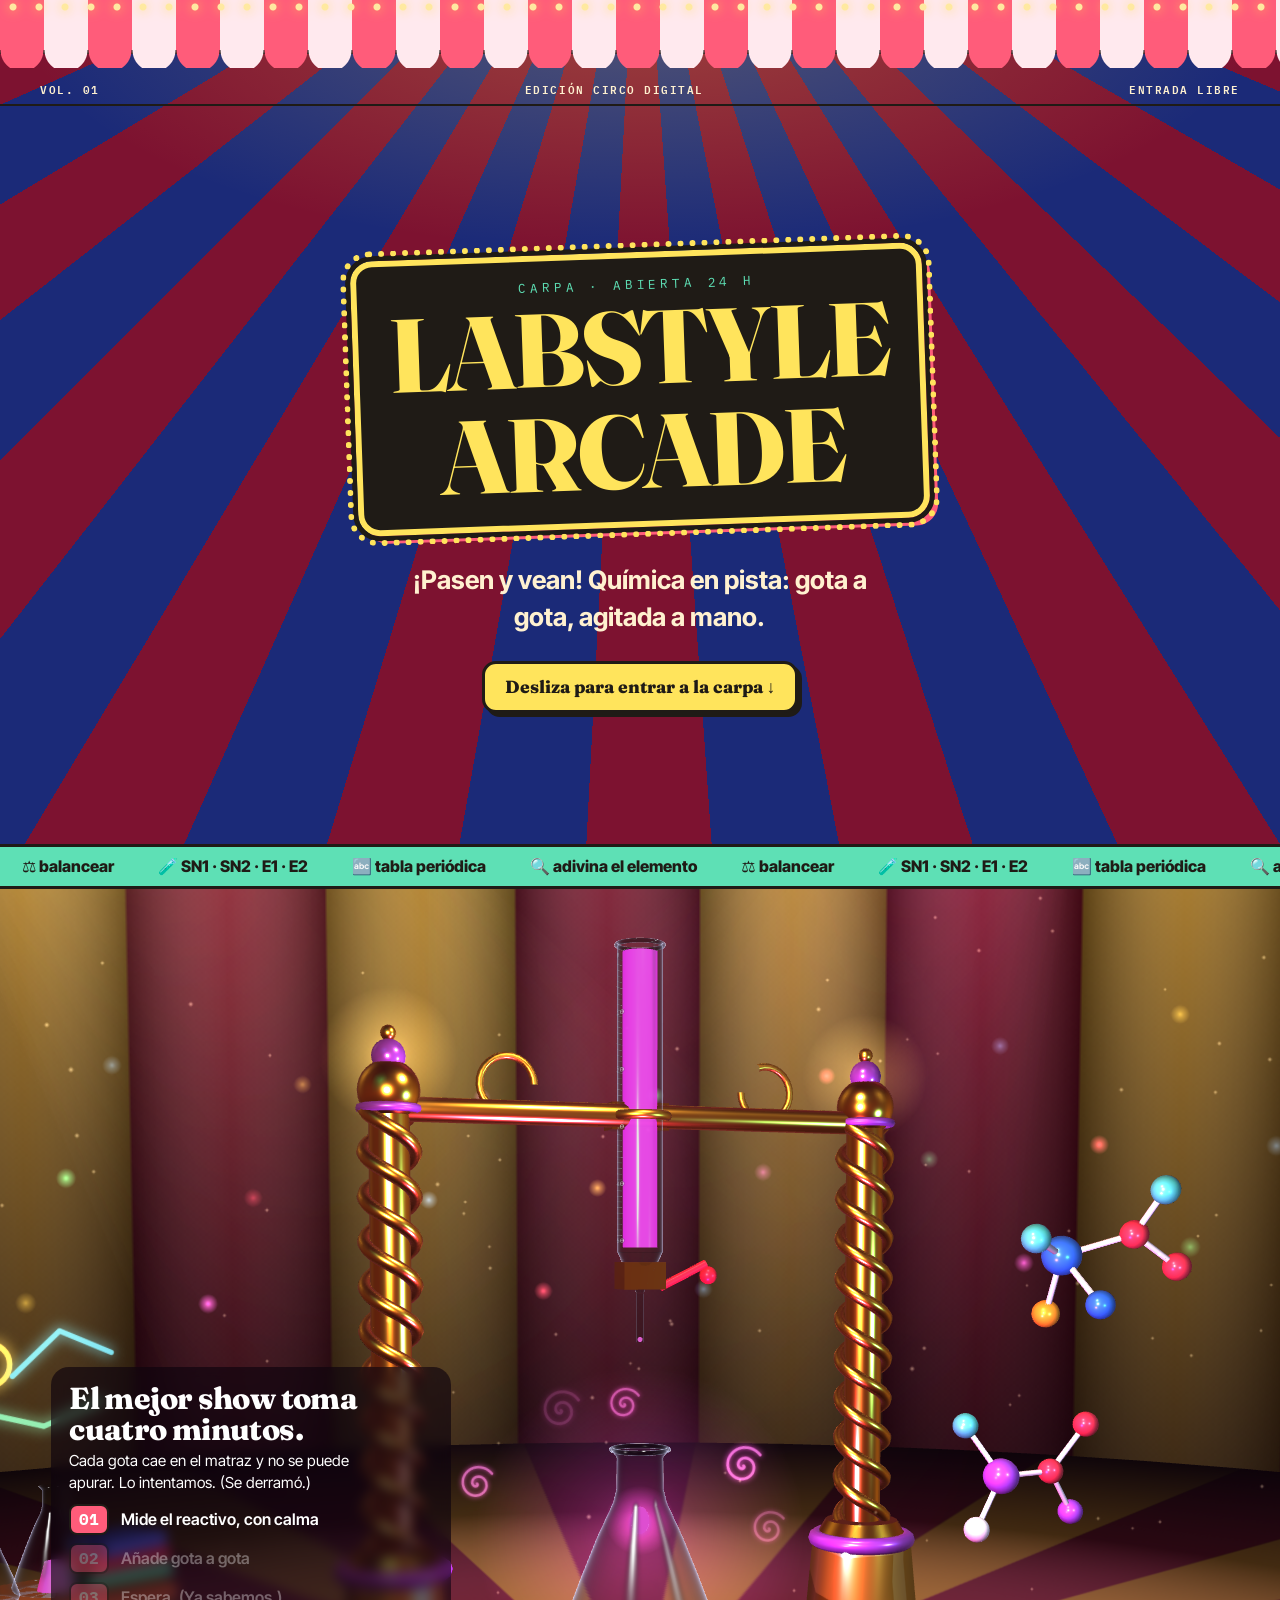
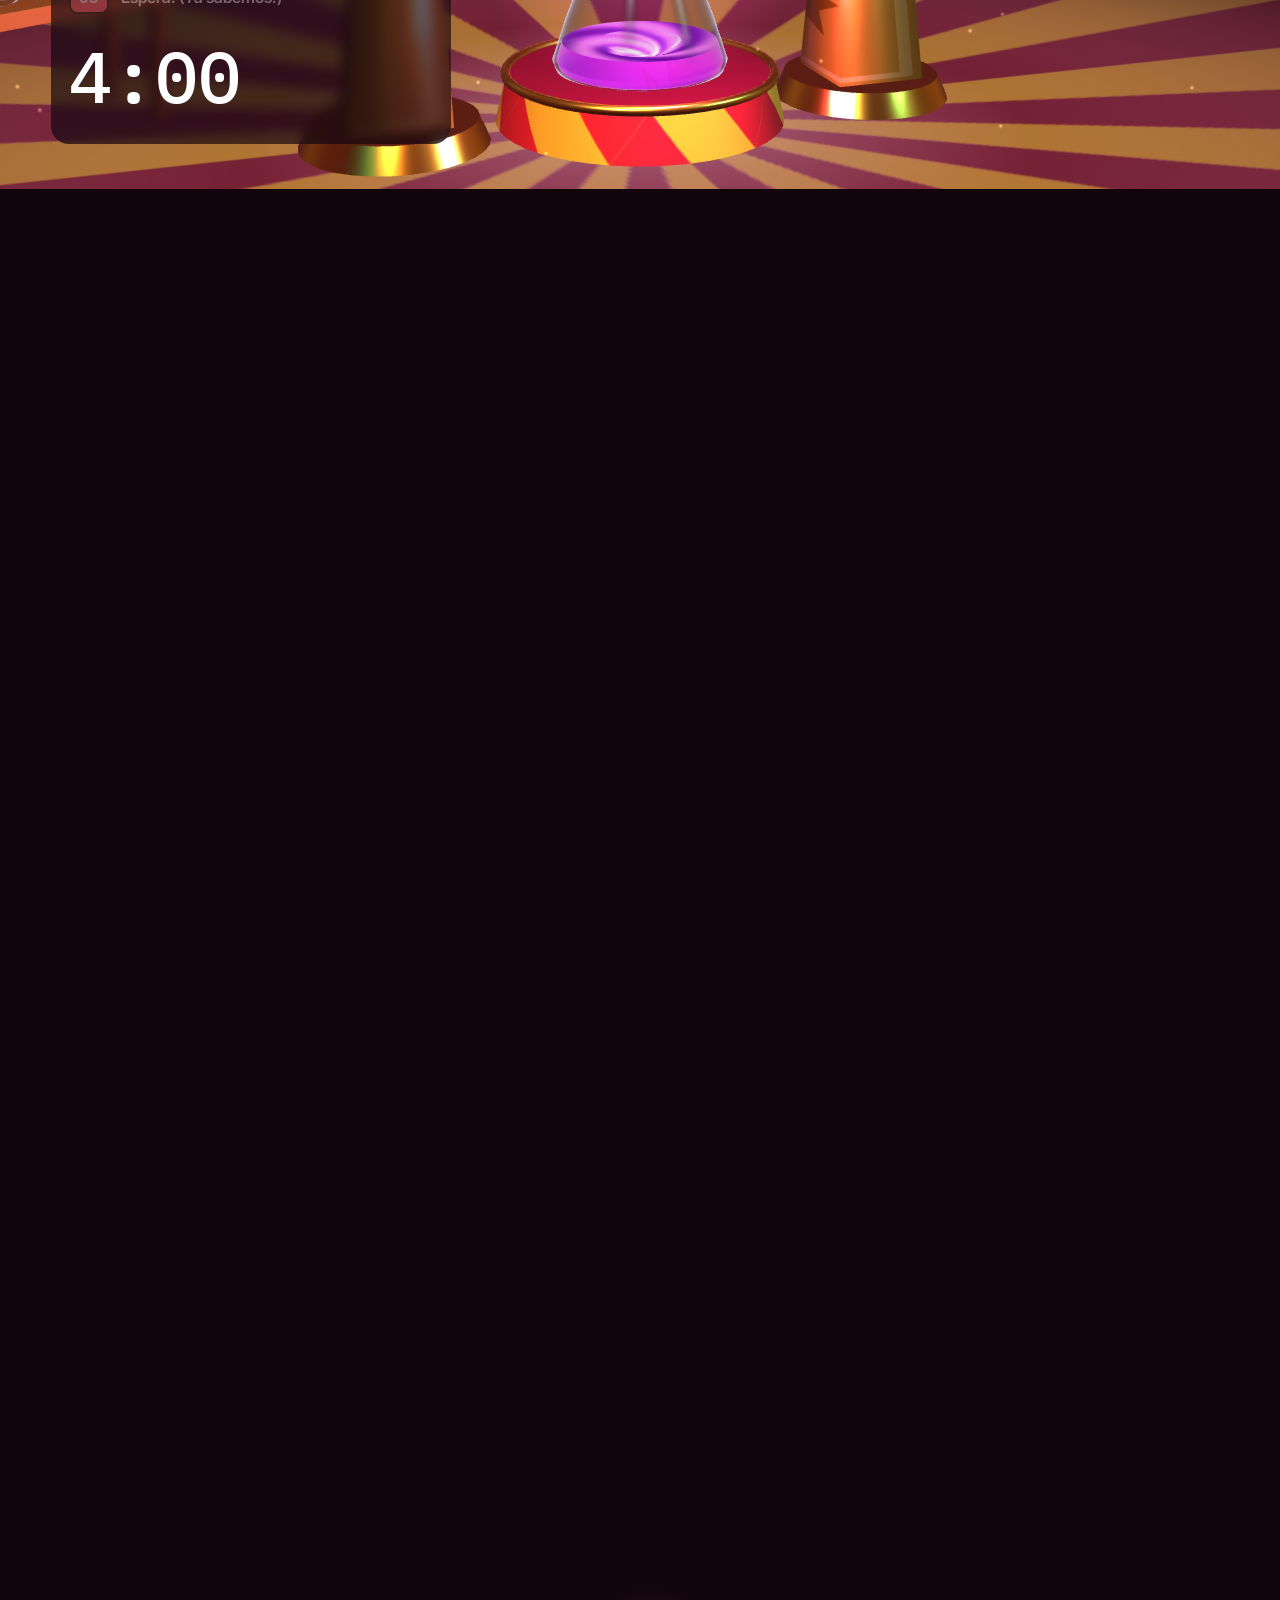
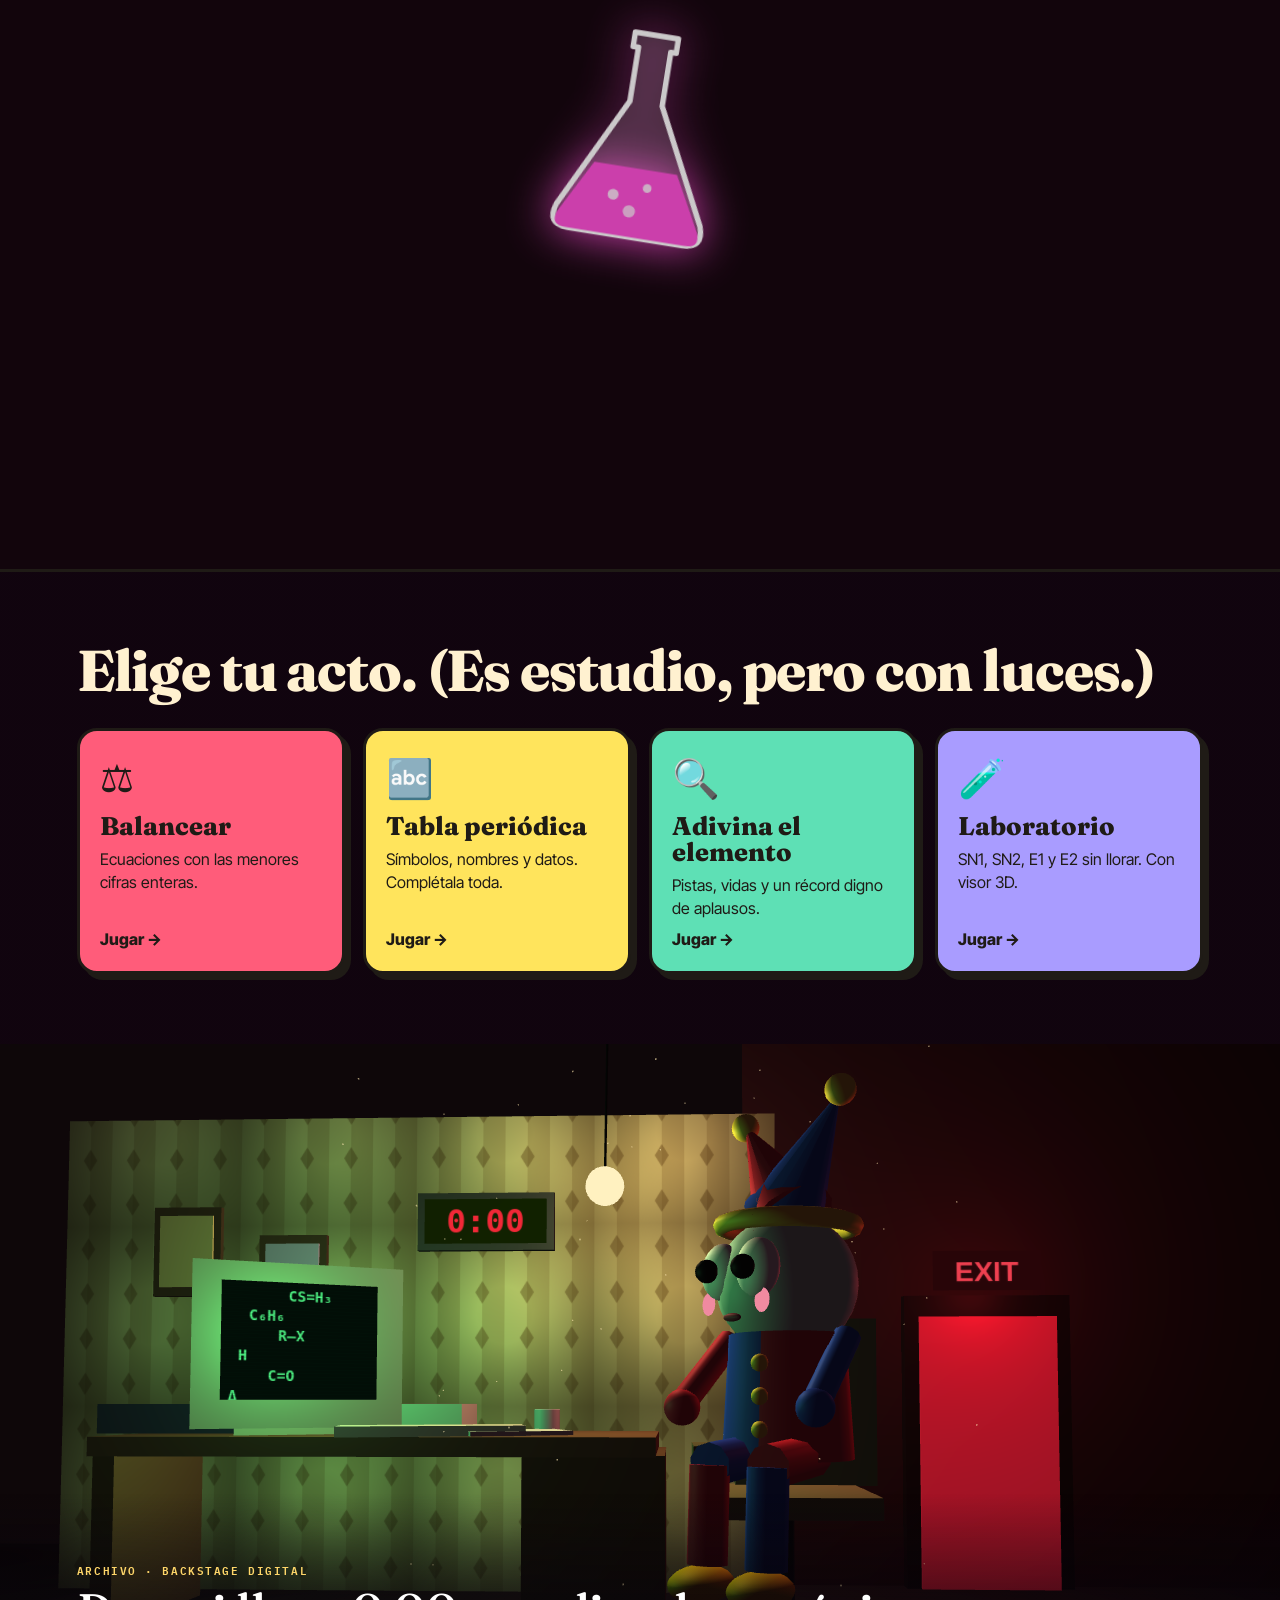
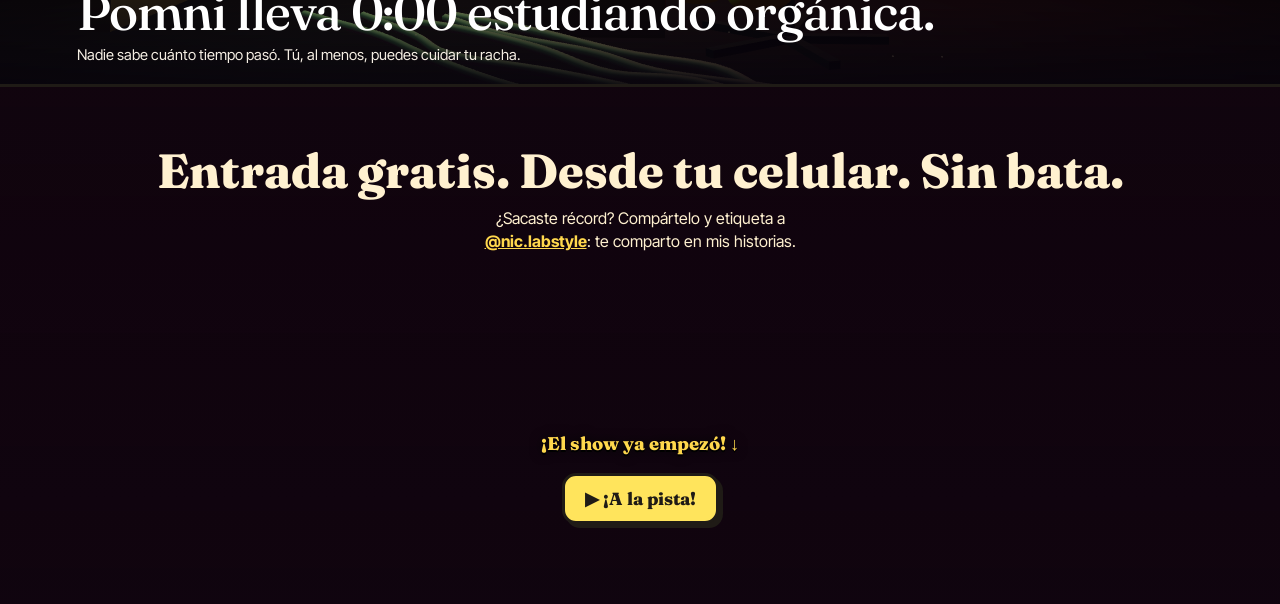
<file: index/landing.html>
<!DOCTYPE html>
<html lang="es"><head><meta charset="utf-8">
<meta name="viewport" content="width=device-width, initial-scale=1, viewport-fit=cover">
<title>Labstyle Arcade · El circo digital de la química</title>
<meta name="description" content="Pasen y vean: gota a gota, la reacción es un show. Luego agítala tú en el circo digital de Labstyle Arcade.">
<link rel="icon" href="data:image/svg+xml,%3Csvg xmlns='http://www.w3.org/2000/svg' viewBox='0 0 100 100'%3E%3Crect width='100' height='100' rx='22' fill='%23FFE45C'/%3E%3Ctext x='50' y='72' font-size='60' text-anchor='middle'%3E%F0%9F%A7%AA%3C/text%3E%3C/svg%3E">
<link rel="stylesheet" href="https://fonts.googleapis.com/css2?family=Fraunces:wght@600;800&family=Inter+Tight:wght@400;600;700&family=IBM+Plex+Mono:wght@500&display=swap">
<link rel="stylesheet" href="https://fonts.googleapis.com/css2?family=Fraunces:opsz,wght@9..144,500&family=IBM+Plex+Mono:wght@600&display=swap"><link rel="stylesheet" href="css/landing.css">
<meta name="robots" content="noindex">
</head><body>
<a class="skip" href="#brew">Ir al show</a>
<div class="awn" aria-hidden="true"></div>
<div class="mastl"><span>Vol. 01</span><span>Edición Circo Digital</span><span>Entrada libre</span></div>
<header class="hero">
 <div>
  <div class="sign"><small class="mono">CARPA · ABIERTA 24 H</small><h1>LABSTYLE<br>ARCADE</h1></div>
  <p class="tag">¡Pasen y vean! Química en pista: gota a gota, agitada a mano.</p>
  <a class="cta" href="#brew">Desliza para entrar a la carpa ↓</a>
</div></header>
<div class="mq" aria-hidden="true"><div><span>⚖️ balancear</span><span>🧪 SN1 · SN2 · E1 · E2</span><span>🔤 tabla periódica</span><span>🔍 adivina el elemento</span><span>⚖️ balancear</span><span>🧪 SN1 · SN2 · E1 · E2</span><span>🔤 tabla periódica</span><span>🔍 adivina el elemento</span></div></div>

<section class="hall" id="brew" aria-label="Reacción que gotea">
 <div class="stick">
  <div>
   <h2>El mejor show toma cuatro minutos.</h2>
   <p>Cada gota cae en el matraz y no se puede apurar. Lo intentamos. (Se derramó.)</p>
   <ol class="steps" id="steps"><li><b>01</b> Mide el reactivo, con calma</li><li><b>02</b> Añade gota a gota</li><li><b>03</b> Espera. (Ya sabemos.)</li></ol>
   <div class="clock" id="clock">4:00</div>
  </div>
  <div class="cv" id="f1" role="img" aria-label="Matraz 3D que se llena gota a gota mientras la cámara gira"></div>
 </div>
</section>

<section class="stir" aria-labelledby="st">
 <h2 id="st">Ahora agita. Que el público te vea.</h2>
 <p>Rosa abajo, amarillo arriba. Tu trabajo es el medio.</p>
 <div id="pad" tabindex="0" role="application" aria-label="Matraz para agitar. Usa las flechas o Enter."><div class="cv" id="f2" aria-hidden="true"></div></div>
 <div class="bar" role="progressbar" aria-valuemin="0" aria-valuemax="100" aria-valuenow="0" id="bar"><i></i></div>
 <div class="hintx" id="hx">Arrastra en círculos · flechas · Enter agita por ti</div>
</section>

<section class="pick" id="modos" aria-labelledby="pk">
 <h2 id="pk">Elige tu acto. (Es estudio, pero con luces.)</h2>
 <div class="cards">
  <a class="card" style="background:var(--c1)" href="#" data-go="eq"><span class="ico">⚖️</span><h3>Balancear</h3><p>Ecuaciones con las menores cifras enteras.</p><span class="go">Jugar →</span></a>
  <a class="card" style="background:var(--c2)" href="#" data-go="tabla"><span class="ico">🔤</span><h3>Tabla periódica</h3><p>Símbolos, nombres y datos. Complétala toda.</p><span class="go">Jugar →</span></a>
  <a class="card" style="background:var(--c3)" href="#" data-go="name"><span class="ico">🔍</span><h3>Adivina el elemento</h3><p>Pistas, vidas y un récord digno de aplausos.</p><span class="go">Jugar →</span></a>
  <a class="card" style="background:var(--c4)" href="#" data-go="lab"><span class="ico">🧪</span><h3>Laboratorio</h3><p>SN1, SN2, E1 y E2 sin llorar. Con visor 3D.</p><span class="go">Jugar →</span></a>
 </div>
</section>

<figure class="fg"><div id="pom" role="img" aria-label="Pomni sentada frente a una computadora vieja, escena 3D animada"></div><figcaption><small>Archivo · Backstage digital</small><h2>Pomni lleva 0:00 estudiando orgánica.</h2><p>Nadie sabe cuánto tiempo pasó. Tú, al menos, puedes cuidar tu racha.</p></figcaption></figure>
<footer class="out">
 <h2>Entrada gratis. Desde tu celular. Sin bata.</h2>
 <p>¿Sacaste récord? Compártelo y etiqueta a <a href="https://instagram.com/nic.labstyle">@nic.labstyle</a>: te comparto en mis historias.</p>
 <div id="fslot" aria-hidden="true"><span>¡El show ya empezó! ↓</span></div><a class="cta" href="#" data-go="home">▶ ¡A la pista!</a>
</footer>



<svg id="fg" viewBox="0 0 100 130" aria-hidden="true"><path d="M38 6h24v8h-3v30l31 62q4 12-8 12H18q-12 0-8-12l31-62V14h-3z" fill="rgba(255,255,255,.16)" stroke="#fff" stroke-width="3" stroke-linejoin="round"/><path d="M27 80h46l16 30q3 8-6 8H17q-9 0-6-8z" fill="#FF4FD8"/><circle cx="40" cy="96" r="3" fill="#fff" opacity=".8"/><circle cx="58" cy="90" r="2.4" fill="#fff" opacity=".8"/><circle cx="50" cy="104" r="3.4" fill="#fff" opacity=".7"/></svg>
<script src="vendor/three.min.js"></script>
<script src="js/landing.js"></script>
</body></html>
</file>
<file: index/css/landing.css>
/* Labstyle Arcade · css/landing.css — estilos de la portada (landing.html) */
.cv{width:min(100%,380px);aspect-ratio:3/4;max-height:70dvh;justify-self:center}.cv canvas{width:100%;height:100%;display:block}
:root{--bg:#FFF6E0;--ink:#1F1B16;--card:#fff;--c1:#FF5C7A;--c2:#FFE45C;--c3:#5EE0B5;--c4:#A99CFF;--c5:#7CC7FF;--stripe:#FFE9EE;color-scheme:light;box-sizing:border-box;padding-top:env(safe-area-inset-top,0px);padding-bottom:env(safe-area-inset-bottom,0px)}
@media (prefers-color-scheme:dark){:root:not([data-theme="light"]){--bg:#14163A;--ink:#F1F0FF;--card:#1F2255;--stripe:#2a2d6a;color-scheme:dark}}
:root[data-theme="dark"]{--bg:#14163A;--ink:#F1F0FF;--card:#1F2255;--stripe:#2a2d6a;color-scheme:dark}
*,*::before,*::after{box-sizing:inherit}
html{scroll-padding-top:env(safe-area-inset-top,0px);scroll-behavior:smooth}
body{margin:0;background:var(--bg);color:var(--ink);font-family:'Inter Tight',system-ui,sans-serif;line-height:1.45;overflow-x:hidden}
h1,h2,h3{font-family:'Fraunces','Inter Tight',sans-serif;margin:0;line-height:1}
.mono{font-family:'IBM Plex Mono',ui-monospace,monospace}
.skip{position:absolute;left:-999px}.skip:focus{left:12px;top:12px;background:var(--c2);color:#1F1B16;padding:8px 12px;border-radius:8px;z-index:9}
.awn{height:54px;background:repeating-linear-gradient(90deg,var(--c1) 0 44px,var(--stripe) 44px 88px);border-bottom:4px solid var(--ink);position:relative}
.awn::after{content:"";position:absolute;left:0;right:0;top:100%;height:18px;background:repeating-linear-gradient(90deg,var(--c1) 0 44px,var(--stripe) 44px 88px);-webkit-mask:radial-gradient(circle at 22px 0,#000 21px,transparent 22px) 0 0/44px 100%;mask:radial-gradient(circle at 22px 0,#000 21px,transparent 22px) 0 0/44px 100%}
.hero{min-height:82vh;display:grid;place-items:center;text-align:center;padding:56px 20px 40px}
.sign{display:inline-block;background:var(--ink);color:var(--c2);border:6px solid var(--c2);outline:5px solid var(--ink);border-radius:22px;padding:18px 30px;transform:rotate(-2deg);box-shadow:8px 8px 0 var(--c1)}
.sign small{display:block;font-size:.8rem;letter-spacing:.3em;color:var(--c3)}
.sign h1{font-size:clamp(2.6rem,12vw,6.5rem);font-weight:800;letter-spacing:-.03em;color:var(--c2)}
.tag{font-size:clamp(1.1rem,3.4vw,1.6rem);margin:34px auto 8px;max-width:30ch;font-weight:700}
.cta{display:inline-block;margin-top:18px;font:800 1.1rem 'Fraunces',sans-serif;color:#1F1B16;background:var(--c2);border:3px solid var(--ink);border-radius:14px;padding:12px 20px;text-decoration:none;box-shadow:4px 4px 0 var(--ink);transition:transform .15s}
.cta:hover,.cta:focus-visible{transform:translate(-2px,-2px)}
.mq{border-block:3px solid var(--ink);background:var(--c3);color:#1F1B16;overflow:hidden;white-space:nowrap;font-weight:800}
.mq div{display:inline-block;padding:8px 0;animation:mq 22s linear infinite}.mq span{margin:0 22px}
@keyframes mq{to{transform:translateX(-50%)}}
.hall{height:320vh;position:relative}
.stick{position:sticky;top:0;height:100dvh;display:grid;grid-template-columns:1fr 1fr;align-items:center;gap:20px;padding:20px clamp(16px,6vw,80px)}
.stick h2,.stir h2,.pick h2{font-size:clamp(2rem,6vw,3.6rem);font-weight:800;letter-spacing:-.02em}
.stick p{font-size:1.1rem;max-width:36ch}
.steps{list-style:none;padding:0;margin:18px 0;display:grid;gap:8px}.steps li{display:flex;gap:12px;align-items:center;font-weight:600;opacity:.35;transition:opacity .3s}.steps li.on{opacity:1}
.steps b{font-family:'IBM Plex Mono',monospace;background:var(--c1);color:#1F1B16;border:2px solid var(--ink);border-radius:8px;padding:2px 8px}
.clock{font-family:'IBM Plex Mono',monospace;font-size:clamp(2.4rem,8vw,4.5rem);font-weight:500}
svg.fl{width:min(100%,360px);height:auto;max-height:70dvh;justify-self:center;overflow:visible}
.drop{animation:dr .9s infinite ease-in}
@keyframes dr{0%{transform:translateY(0);opacity:1}100%{transform:translateY(70px);opacity:.2}}
.stir{padding:70px 20px;text-align:center;border-top:3px solid var(--ink)}
.stir p{max-width:40ch;margin:14px auto 22px}
#pad{touch-action:none;user-select:none;cursor:grab;display:inline-block;border-radius:30px;outline:none}
#pad:focus-visible{outline:4px solid var(--c1);outline-offset:6px}
.bar{width:min(280px,80%);height:16px;border:3px solid var(--ink);border-radius:99px;margin:10px auto;overflow:hidden;background:var(--card)}.bar i{display:block;height:100%;width:0;background:var(--c3)}
.hintx{font-size:.9rem;opacity:.75}
.pick{padding:70px clamp(16px,6vw,80px);border-top:3px solid var(--ink);background:var(--stripe)}
.cards{display:grid;grid-template-columns:repeat(auto-fit,minmax(230px,1fr));gap:18px;margin-top:28px}
.card{display:flex;flex-direction:column;gap:8px;text-decoration:none;color:#1F1B16;border:3px solid var(--ink);border-radius:20px;padding:20px;box-shadow:6px 6px 0 var(--ink);transition:transform .2s;min-height:200px}
.card:hover,.card:focus-visible{transform:rotate(-1.5deg) translateY(-4px)}
.card .ico{font-size:2.4rem}.card h3{font-size:1.6rem;font-weight:800}.card p{margin:0}
.card .go{margin-top:auto;font-weight:800}
.out{padding:60px 20px 80px;text-align:center;border-top:3px solid var(--ink)}
.out h2{font-size:clamp(1.8rem,5vw,3rem);font-weight:800}
.out p{margin:12px auto;max-width:44ch}
.out a:not(.cta){color:inherit;font-weight:700}
@media(max-width:720px){.stick{grid-template-columns:1fr;grid-template-rows:auto 1fr;align-content:start;padding-top:28px}}
@media(prefers-reduced-motion:reduce){html{scroll-behavior:auto}.drop,.mq div{animation:none}}
@keyframes bulb{50%{border-color:var(--c1)}}@keyframes glt{0%,90%,100%{text-shadow:2px 0 var(--c5),-2px 0 var(--c1);transform:none}92%{text-shadow:-6px 0 var(--c5),6px 0 var(--c1);transform:translateX(-4px) skewX(-5deg)}95%{text-shadow:6px 0 var(--c5),-6px 0 var(--c1);transform:translateX(4px)}}.sign{position:relative}.sign::after{content:"";position:absolute;inset:-16px;border:6px dotted var(--c2);border-radius:30px;pointer-events:none;animation:bulb .9s steps(1) infinite}.sign h1{animation:glt 5s linear infinite}@media(prefers-reduced-motion:reduce){.sign::after,.sign h1{animation:none}}
.stir{display:none}#f1{position:relative;z-index:5;pointer-events:none;will-change:transform}#fslot{position:relative;height:190px;max-width:260px;margin:0 auto}#fslot span{position:absolute;left:0;right:0;bottom:0;font:800 1rem Fraunces,serif;animation:fbob 1.2s ease-in-out infinite}.fdone{animation:fbob 1.6s ease-in-out infinite}@keyframes fbob{50%{translate:0 -10px}}@media(prefers-reduced-motion:reduce){.fdone,#fslot span{animation:none}}

.mastl{display:flex;justify-content:space-between;gap:10px;padding:30px clamp(14px,4vw,40px) 9px;white-space:nowrap;border-bottom:2px solid var(--ink);font:600 .68rem/1 'IBM Plex Mono',ui-monospace,monospace;letter-spacing:.14em;text-transform:uppercase}
.fg{margin:0;position:relative;overflow:hidden}.fg img{width:100%;display:block;aspect-ratio:1024/572;object-fit:cover;min-height:240px}
.fg figcaption{position:absolute;left:0;right:0;bottom:0;padding:64px clamp(16px,6vw,80px) 18px;background:linear-gradient(transparent,rgba(8,4,12,.9));color:#F6EFE4}
.fg small{font:600 .7rem 'IBM Plex Mono',ui-monospace,monospace;letter-spacing:.14em;text-transform:uppercase;color:#FFD76A}
.fg h2{margin:4px 0 0;font-family:'Fraunces',Georgia,serif;font-weight:500;font-size:clamp(1.5rem,5.6vw,3.2rem);line-height:1;letter-spacing:-.02em;color:#fff}
.fg p{margin:8px 0 0;max-width:54ch;font-size:.92rem;color:#F6EFE4}
#pom{width:100%;aspect-ratio:16/8;min-height:260px;background:#0e0709}#pom canvas{display:block;width:100%;height:100%}@media (max-width:760px){#pom{aspect-ratio:4/3}}
#f1{border-radius:24px;background:radial-gradient(ellipse 60% 45% at 50% 0%,rgba(255,215,106,.35),transparent 70%),repeating-conic-gradient(from -90deg at 50% -15%,rgba(200,16,46,.30) 0 7deg,rgba(30,50,150,.32) 7deg 14deg)}#f1.fdone{background:none}#f1[style*="transform"]{opacity:0;transition:opacity .25s}
@media (max-width:760px){.fg figcaption{position:static;background:none;padding:14px 18px 22px;color:var(--ink)}.fg small{color:var(--ink);opacity:.7}.fg h2{color:var(--ink)}.fg p{color:var(--ink)}.fg img{min-height:0}.pick .fg{border-radius:20px}.pick .fg figcaption{padding-left:4px;padding-right:4px}}

@media(min-width:721px){.stick{grid-template-columns:minmax(0,.8fr) minmax(0,1.2fr)}}
#f1{width:100%;max-width:820px;aspect-ratio:4/3.3;max-height:80dvh;border-radius:26px;overflow:hidden;box-shadow:0 22px 60px rgba(0,0,0,.45),0 0 0 3px var(--ink);background:#12050c}
@media(max-width:720px){#f1{aspect-ratio:3/4;max-height:62dvh}}
#f1.fdone{box-shadow:none}
#f1[style*="transform"]{opacity:1!important;transition:none}
#f1.solo{background:none;box-shadow:none;overflow:visible;border-radius:0}
#pom{position:relative;overflow:hidden}

.stick{overflow:hidden}
#f1{position:absolute!important;inset:0;width:auto!important;max-width:none!important;max-height:none!important;aspect-ratio:auto!important;border-radius:0!important;box-shadow:none!important;background:#12050c;pointer-events:auto!important;z-index:0;transform:none!important}
#f1 canvas{width:100%!important;height:100%!important}
.stick>div:first-child{position:absolute;z-index:2;left:clamp(12px,4vw,56px);bottom:clamp(14px,5vh,52px);max-width:min(400px,calc(100% - 24px));padding:16px 18px;border-radius:18px;background:rgba(14,4,14,.66);backdrop-filter:blur(6px)}
.stick>div:first-child,.stick>div:first-child *{color:#fff}.stick h2{font-size:clamp(1.25rem,3.4vw,1.9rem)!important;margin:0 0 6px}.stick p{font-size:.95rem!important;margin:0}.steps{margin:10px 0!important}
@media(max-width:720px){.stick .steps{display:none}}

html{background:#12050c}body{background:transparent!important}
body::before{content:"";position:fixed;inset:0;z-index:-1;pointer-events:none;background:radial-gradient(ellipse 70% 40% at 50% 0,rgba(255,215,106,.25),transparent 70%),repeating-conic-gradient(from -90deg at 50% -20%,#7d1230 0 7deg,#1b2a78 7deg 14deg)}
body::after{content:"";position:fixed;left:0;right:0;top:0;height:14px;z-index:30;pointer-events:none;background:radial-gradient(circle,#FFE9A0 0 3px,transparent 4px) 0 50%/26px 14px repeat-x;filter:drop-shadow(0 0 6px #FFD84D)}
#fg{position:absolute;left:0;top:0;width:150px;height:190px;pointer-events:none;z-index:9;opacity:0;filter:drop-shadow(0 0 18px #ff4fd8)}

.hero p,.mastl,.mastl *,.out,.pick>h2,.pick>p,.pick .sec,.pick>header,.pick>header *{color:#FFF1D0}.out a:not(.cta){color:#FFD84D}
.pick{background:linear-gradient(rgba(16,4,16,.78),rgba(16,4,16,.78))!important}.out{background:linear-gradient(rgba(16,4,16,.55),rgba(16,4,16,.8))}
#fslot span{color:#FFD84D;text-shadow:0 0 12px #000,0 2px 0 #000;font-size:1.15rem}@media(max-width:560px){.mastl{letter-spacing:.08em;font-size:.62rem}.mastl span:last-child{display:none}}
</file>
